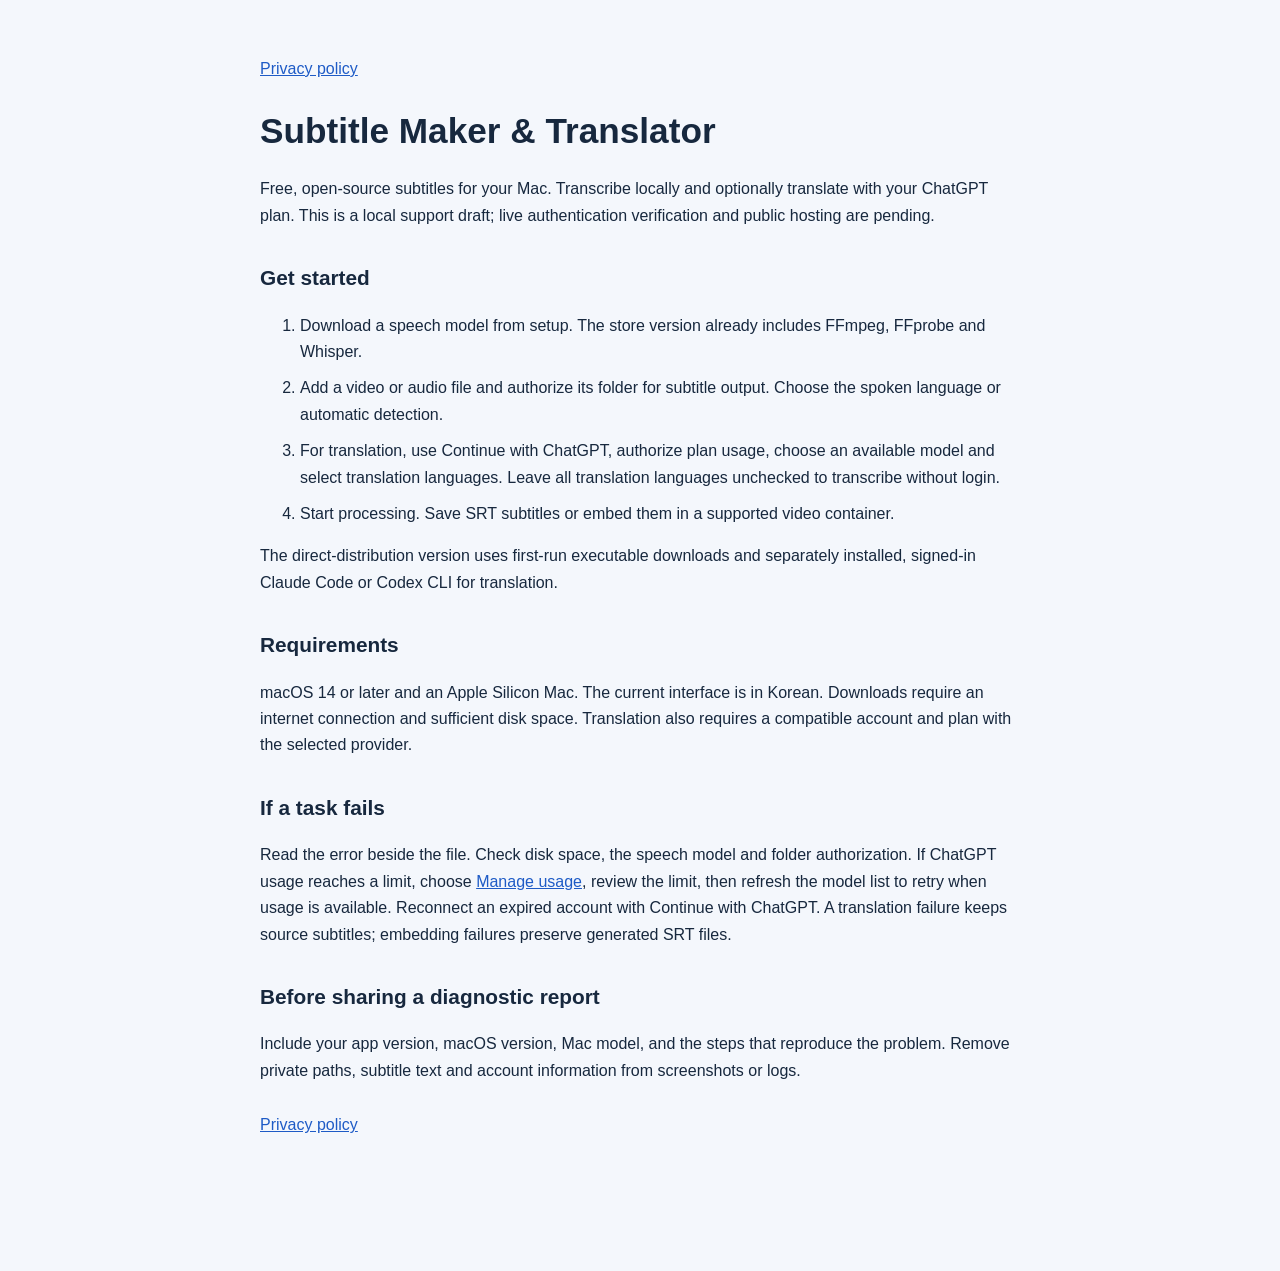
<file: Store/web/index.html>
<!doctype html>
<html lang="en"><head><meta charset="utf-8"><meta name="viewport" content="width=device-width,initial-scale=1"><title>Subtitle Maker &amp; Translator — Support</title><link rel="stylesheet" href="style.css"></head>
<body><main><nav><a href="privacy.html">Privacy policy</a></nav><h1>Subtitle Maker &amp; Translator</h1><p>Free, open-source subtitles for your Mac. Transcribe locally and optionally translate with your ChatGPT plan. This is a local support draft; live authentication verification and public hosting are pending.</p>
<h2>Get started</h2><ol><li>Download a speech model from setup. The store version already includes FFmpeg, FFprobe and Whisper.</li><li>Add a video or audio file and authorize its folder for subtitle output. Choose the spoken language or automatic detection.</li><li>For translation, use Continue with ChatGPT, authorize plan usage, choose an available model and select translation languages. Leave all translation languages unchecked to transcribe without login.</li><li>Start processing. Save SRT subtitles or embed them in a supported video container.</li></ol><p>The direct-distribution version uses first-run executable downloads and separately installed, signed-in Claude Code or Codex CLI for translation.</p>
<h2>Requirements</h2><p>macOS 14 or later and an Apple Silicon Mac. The current interface is in Korean. Downloads require an internet connection and sufficient disk space. Translation also requires a compatible account and plan with the selected provider.</p>
<h2>If a task fails</h2><p>Read the error beside the file. Check disk space, the speech model and folder authorization. If ChatGPT usage reaches a limit, choose <a href="https://chatgpt.com/settings/usage">Manage usage</a>, review the limit, then refresh the model list to retry when usage is available. Reconnect an expired account with Continue with ChatGPT. A translation failure keeps source subtitles; embedding failures preserve generated SRT files.</p>
<h2>Before sharing a diagnostic report</h2><p>Include your app version, macOS version, Mac model, and the steps that reproduce the problem. Remove private paths, subtitle text and account information from screenshots or logs.</p><footer><a href="privacy.html">Privacy policy</a></footer></main></body></html>
</file>
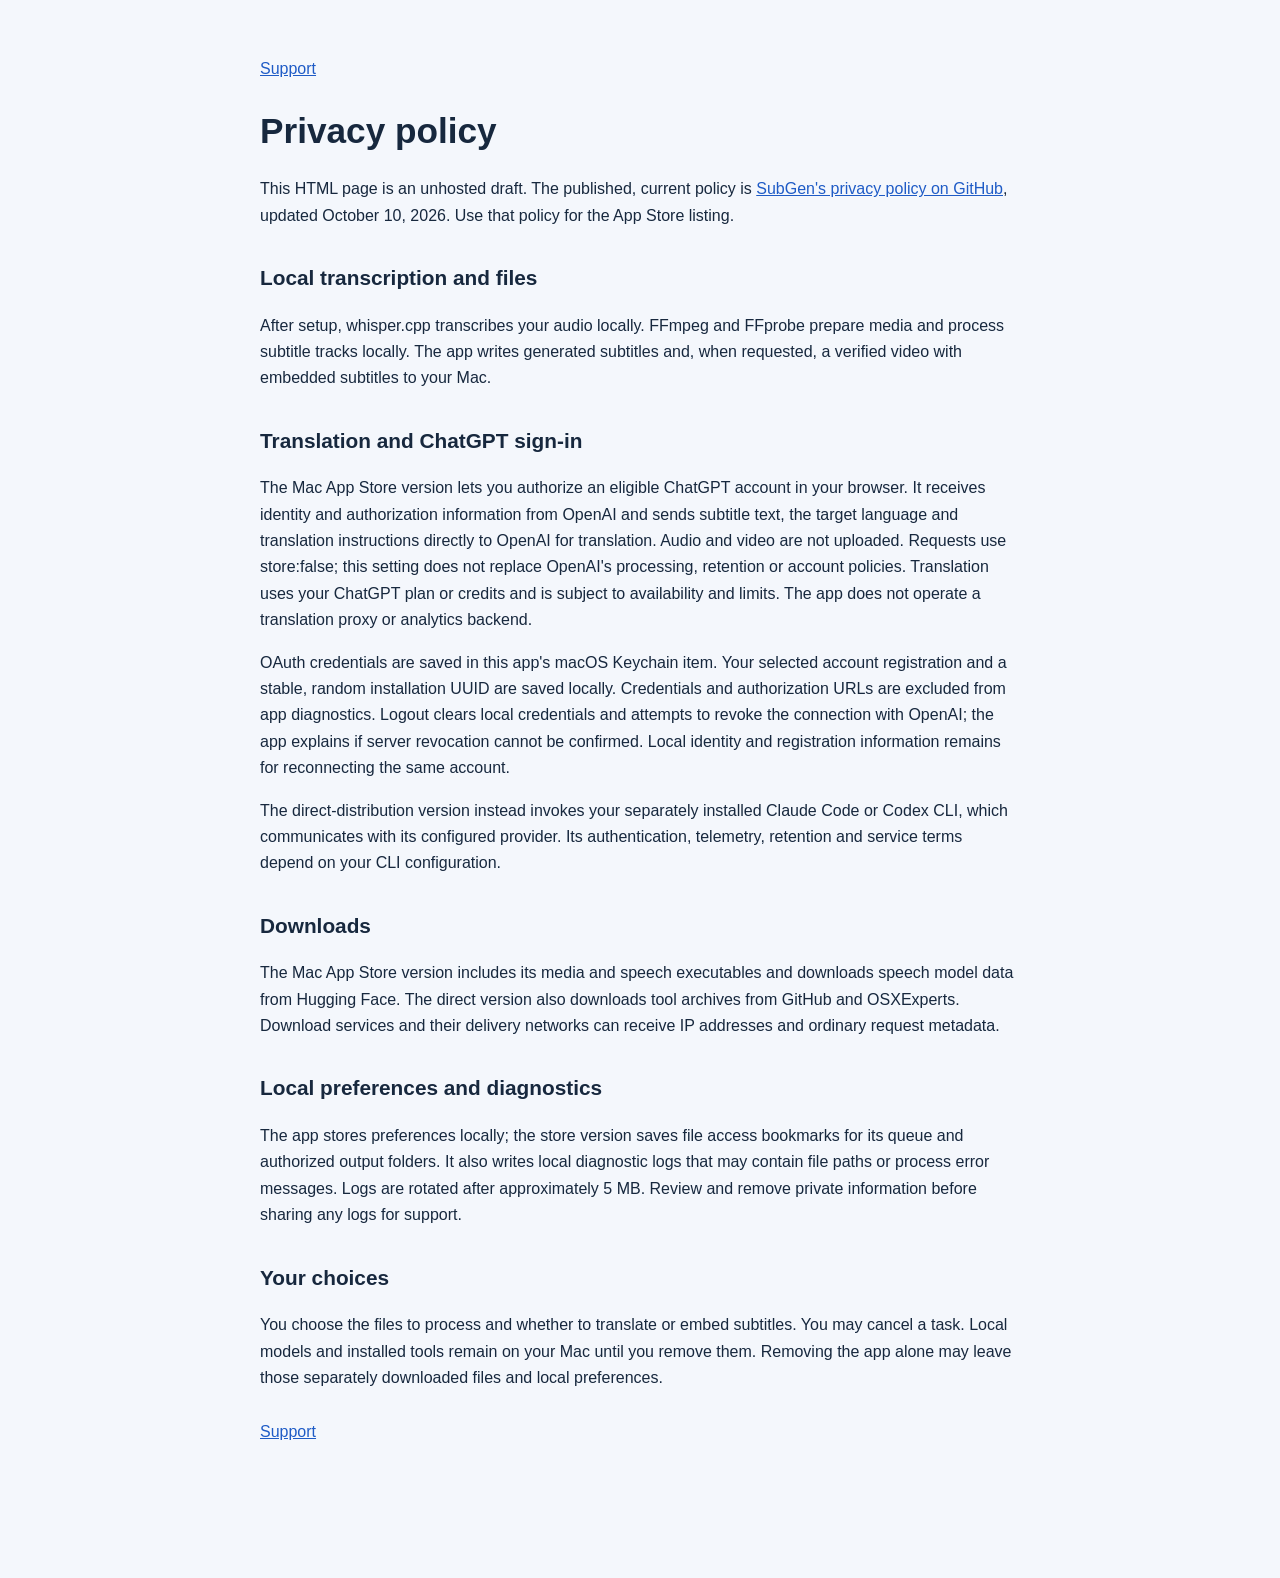
<file: Store/web/privacy.html>
<!doctype html>
<html lang="en"><head><meta charset="utf-8"><meta name="viewport" content="width=device-width,initial-scale=1"><title>Subtitle Maker &amp; Translator — Privacy</title><link rel="stylesheet" href="style.css"></head>
<body><main><nav><a href="index.html">Support</a></nav><h1>Privacy policy</h1><p>This HTML page is an unhosted draft. The published, current policy is <a href="https://github.com/clichedmoog/SubGen/blob/main/docs/privacy.md">SubGen's privacy policy on GitHub</a>, updated October 10, 2026. Use that policy for the App Store listing.</p>
<h2>Local transcription and files</h2><p>After setup, whisper.cpp transcribes your audio locally. FFmpeg and FFprobe prepare media and process subtitle tracks locally. The app writes generated subtitles and, when requested, a verified video with embedded subtitles to your Mac.</p>
<h2>Translation and ChatGPT sign-in</h2><p>The Mac App Store version lets you authorize an eligible ChatGPT account in your browser. It receives identity and authorization information from OpenAI and sends subtitle text, the target language and translation instructions directly to OpenAI for translation. Audio and video are not uploaded. Requests use store:false; this setting does not replace OpenAI's processing, retention or account policies. Translation uses your ChatGPT plan or credits and is subject to availability and limits. The app does not operate a translation proxy or analytics backend.</p><p>OAuth credentials are saved in this app's macOS Keychain item. Your selected account registration and a stable, random installation UUID are saved locally. Credentials and authorization URLs are excluded from app diagnostics. Logout clears local credentials and attempts to revoke the connection with OpenAI; the app explains if server revocation cannot be confirmed. Local identity and registration information remains for reconnecting the same account.</p><p>The direct-distribution version instead invokes your separately installed Claude Code or Codex CLI, which communicates with its configured provider. Its authentication, telemetry, retention and service terms depend on your CLI configuration.</p>
<h2>Downloads</h2><p>The Mac App Store version includes its media and speech executables and downloads speech model data from Hugging Face. The direct version also downloads tool archives from GitHub and OSXExperts. Download services and their delivery networks can receive IP addresses and ordinary request metadata.</p>
<h2>Local preferences and diagnostics</h2><p>The app stores preferences locally; the store version saves file access bookmarks for its queue and authorized output folders. It also writes local diagnostic logs that may contain file paths or process error messages. Logs are rotated after approximately 5 MB. Review and remove private information before sharing any logs for support.</p>
<h2>Your choices</h2><p>You choose the files to process and whether to translate or embed subtitles. You may cancel a task. Local models and installed tools remain on your Mac until you remove them. Removing the app alone may leave those separately downloaded files and local preferences.</p><footer><a href="index.html">Support</a></footer></main></body></html>
</file>
<file: Store/web/style.css>
:root{color-scheme:light dark;font-family:-apple-system,BlinkMacSystemFont,"Segoe UI",sans-serif;line-height:1.65;background:#f4f7fc;color:#17283e}body{margin:0}main{max-width:760px;margin:56px auto;padding:0 24px 48px}h1{font-size:2.2rem;line-height:1.2}h2{margin-top:2rem;font-size:1.3rem}nav,footer{margin:28px 0}a{color:#1e5bc6}li{margin:10px 0}@media(prefers-color-scheme:dark){:root{background:#101925;color:#e5edf9}a{color:#97baff}}
</file>
